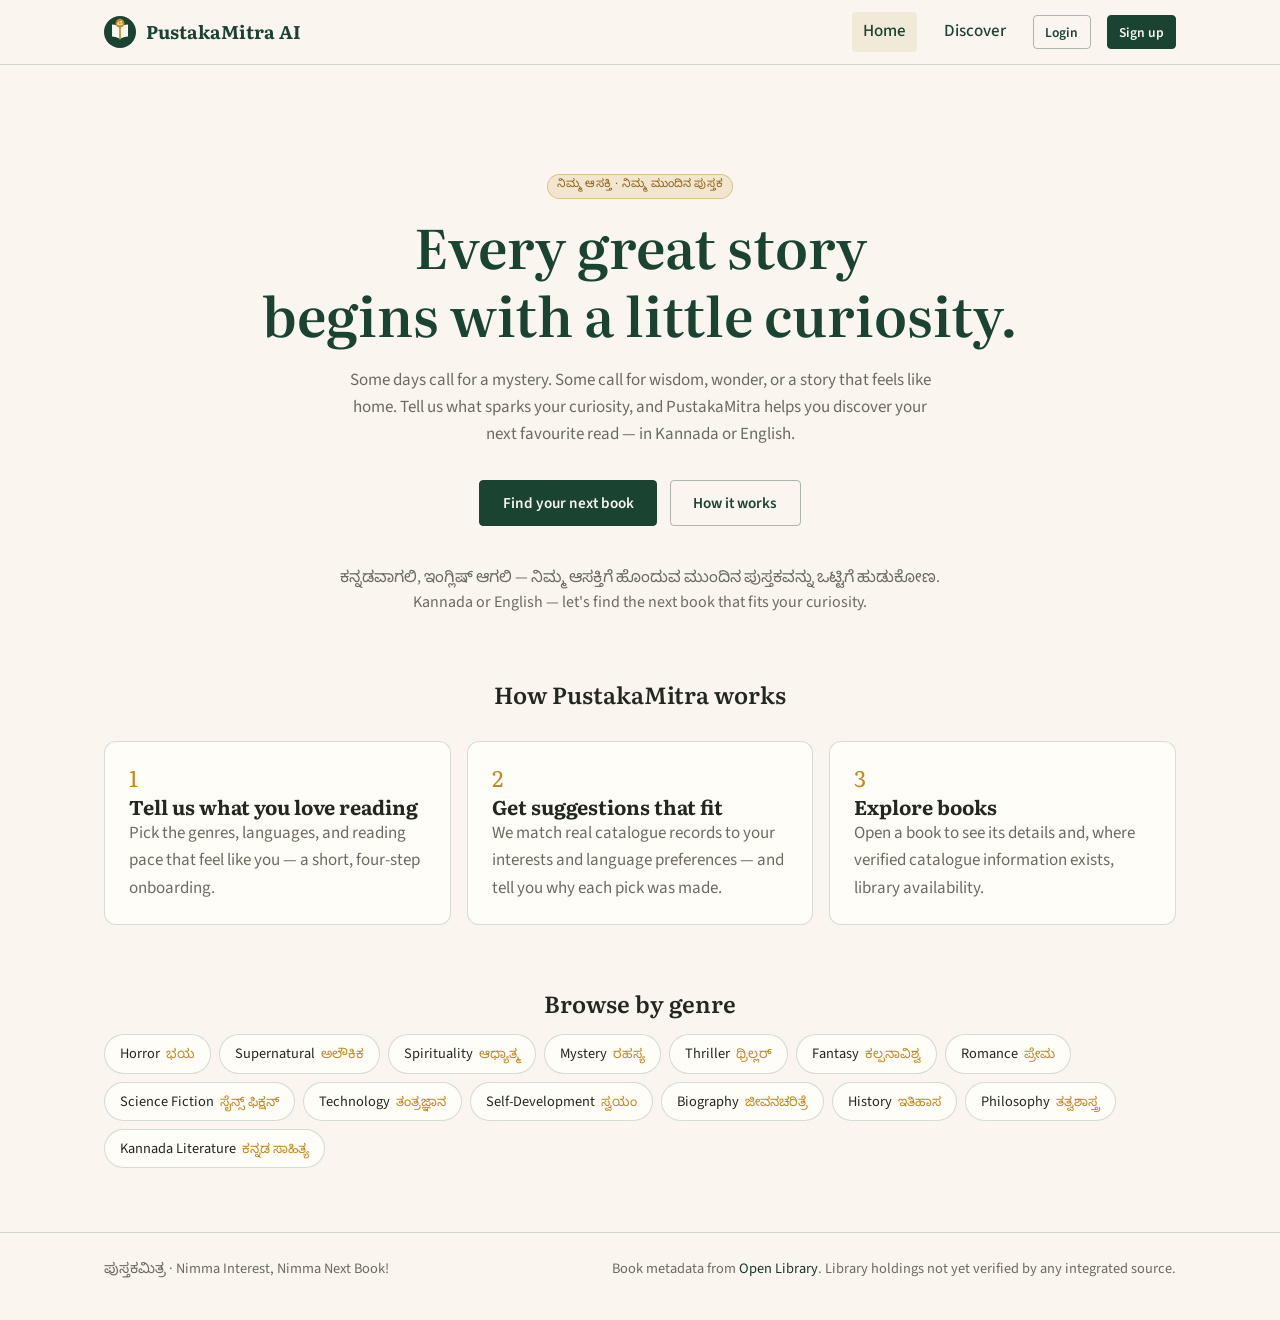
<file: index.html>
<!DOCTYPE html>
<html lang="en">
<head>
<meta charset="utf-8">
<meta name="viewport" content="width=device-width, initial-scale=1">
<title>PustakaMitra AI — Nimma Interest, Nimma Next Book!</title>
<link rel="preconnect" href="https://fonts.googleapis.com">
<link href="https://fonts.googleapis.com/css2?family=Literata:opsz,wght@7..72,400;7..72,600;7..72,700&family=Source+Sans+3:wght@400;500;600&family=Noto+Sans+Kannada:wght@400;600&display=swap" rel="stylesheet">
<link rel="icon" type="image/svg+xml" href="/favicon.svg">
<link rel="stylesheet" href="/css/pustakamitra.css">
</head>
<body>
<nav class="topnav" id="nav"></nav>
<main class="container" id="main"></main>
<div id="footer"></div>
<script type="module" src="/js/pages/landing.js"></script>
</body>
</html>
</file>
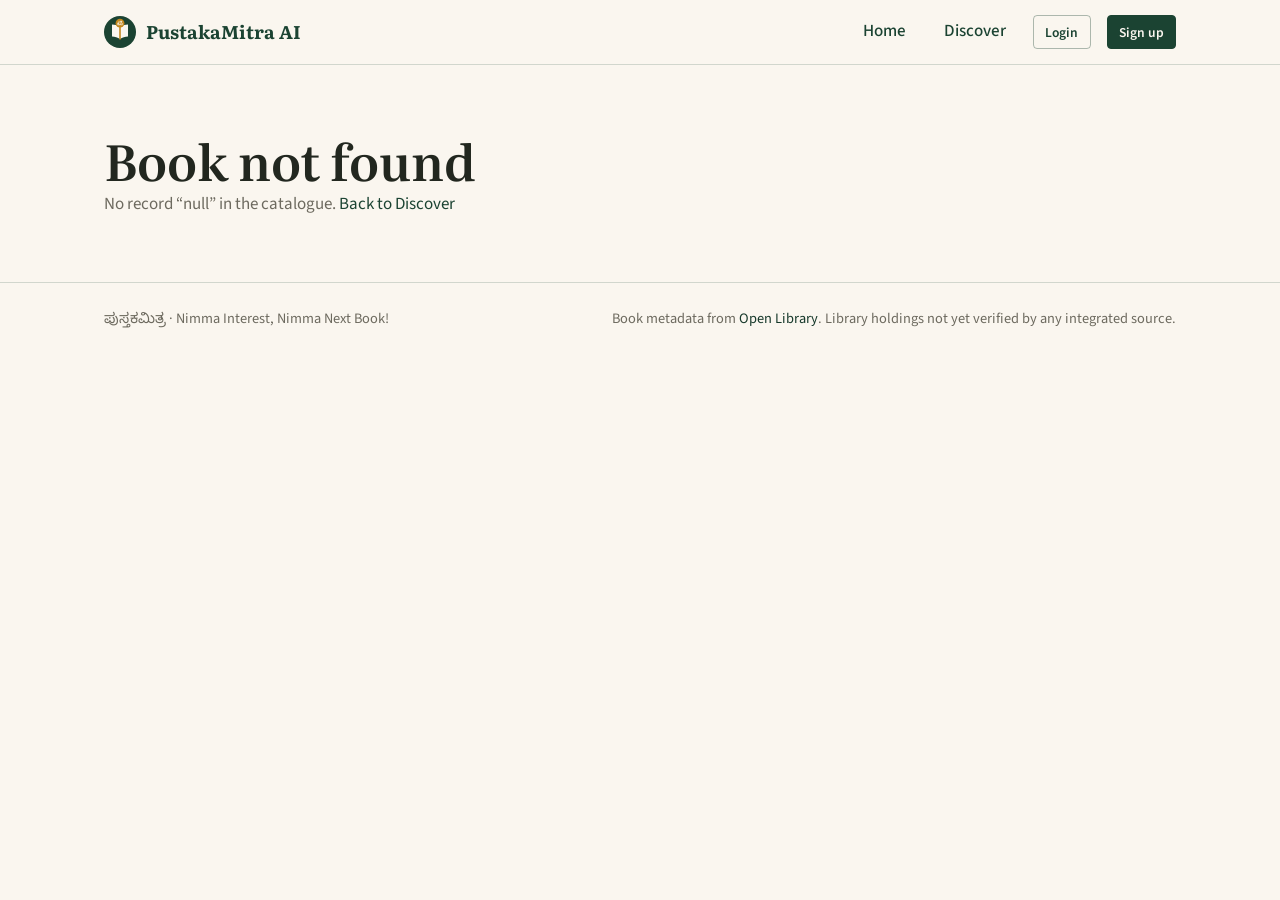
<file: pages/book.html>
<!DOCTYPE html>
<html lang="en">
<head>
<meta charset="utf-8">
<meta name="viewport" content="width=device-width, initial-scale=1">
<title>Book details · PustakaMitra AI</title>
<link rel="preconnect" href="https://fonts.googleapis.com">
<link href="https://fonts.googleapis.com/css2?family=Literata:opsz,wght@7..72,400;7..72,600;7..72,700&family=Source+Sans+3:wght@400;500;600&family=Noto+Sans+Kannada:wght@400;600&display=swap" rel="stylesheet">
<link rel="icon" type="image/svg+xml" href="/favicon.svg">
<link rel="stylesheet" href="/css/pustakamitra.css">
</head>
<body>
<nav class="topnav" id="nav"></nav>
<main class="container" id="main"></main>
<div id="footer"></div>
<script type="module" src="/js/pages/book.js"></script>
</body>
</html>
</file>
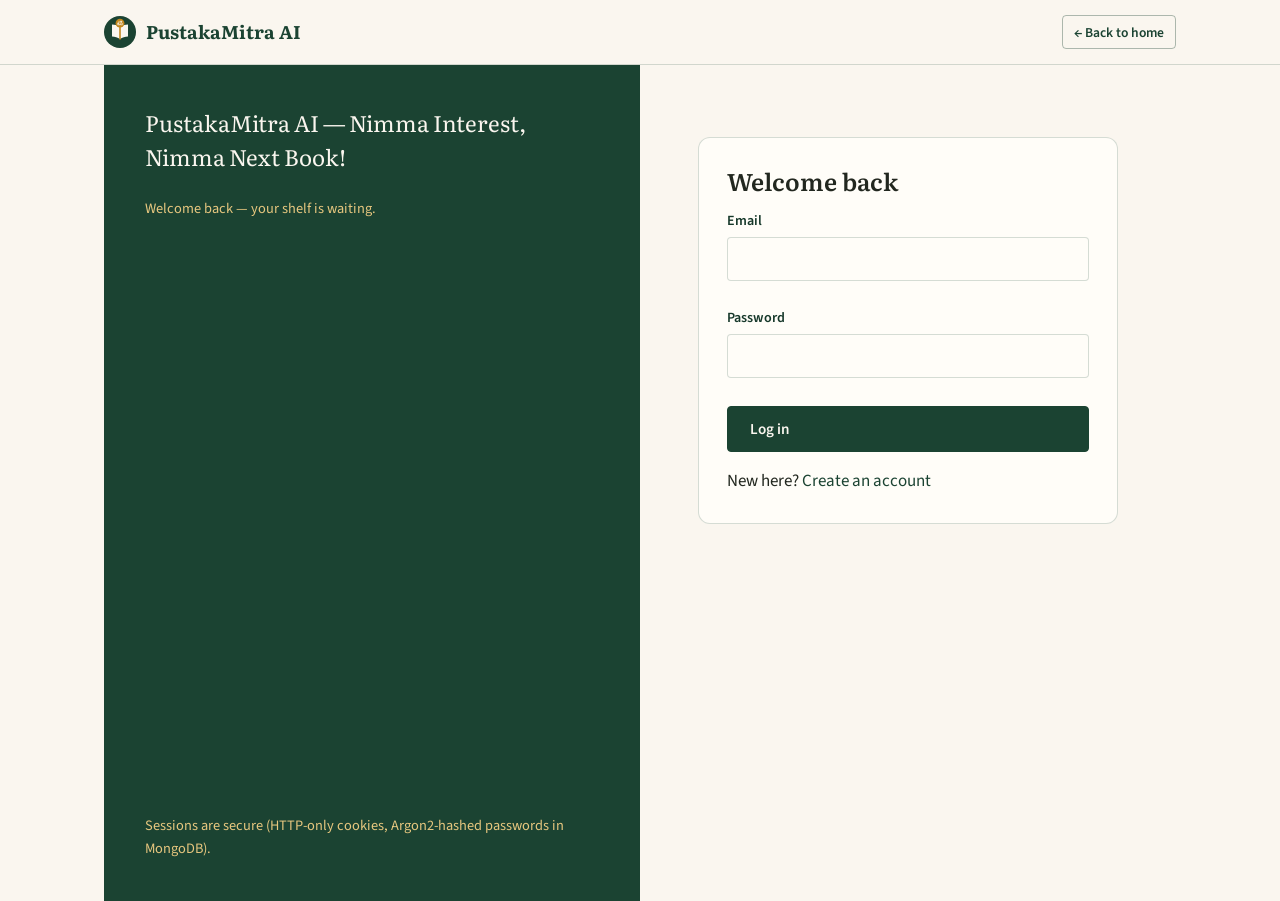
<file: pages/dashboard.html>
<!DOCTYPE html>
<html lang="en">
<head>
<meta charset="utf-8">
<meta name="viewport" content="width=device-width, initial-scale=1">
<title>Dashboard · PustakaMitra AI</title>
<link rel="preconnect" href="https://fonts.googleapis.com">
<link href="https://fonts.googleapis.com/css2?family=Literata:opsz,wght@7..72,400;7..72,600;7..72,700&family=Source+Sans+3:wght@400;500;600&family=Noto+Sans+Kannada:wght@400;600&display=swap" rel="stylesheet">
<link rel="icon" type="image/svg+xml" href="/favicon.svg">
<link rel="stylesheet" href="/css/pustakamitra.css">
</head>
<body>
<nav class="topnav" id="nav"></nav>
<main class="container" id="main"></main>
<div id="footer"></div>
<script type="module" src="/js/pages/dashboard.js"></script>
</body>
</html>
</file>
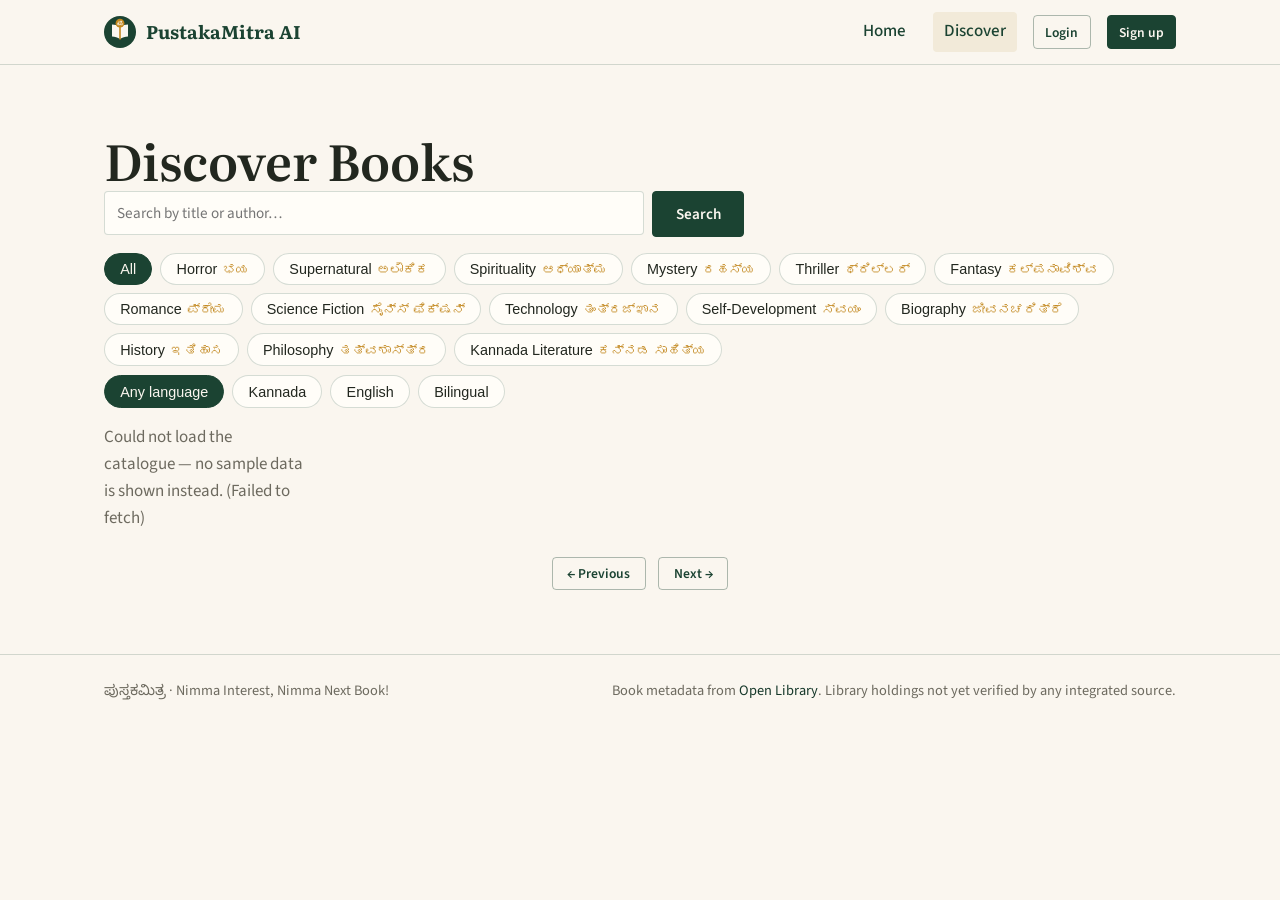
<file: pages/discover.html>
<!DOCTYPE html>
<html lang="en">
<head>
<meta charset="utf-8">
<meta name="viewport" content="width=device-width, initial-scale=1">
<title>Discover Books · PustakaMitra AI</title>
<link rel="preconnect" href="https://fonts.googleapis.com">
<link href="https://fonts.googleapis.com/css2?family=Literata:opsz,wght@7..72,400;7..72,600;7..72,700&family=Source+Sans+3:wght@400;500;600&family=Noto+Sans+Kannada:wght@400;600&display=swap" rel="stylesheet">
<link rel="icon" type="image/svg+xml" href="/favicon.svg">
<link rel="stylesheet" href="/css/pustakamitra.css">
</head>
<body>
<nav class="topnav" id="nav"></nav>
<main class="container" id="main"></main>
<div id="footer"></div>
<script type="module" src="/js/pages/discover.js"></script>
</body>
</html>
</file>
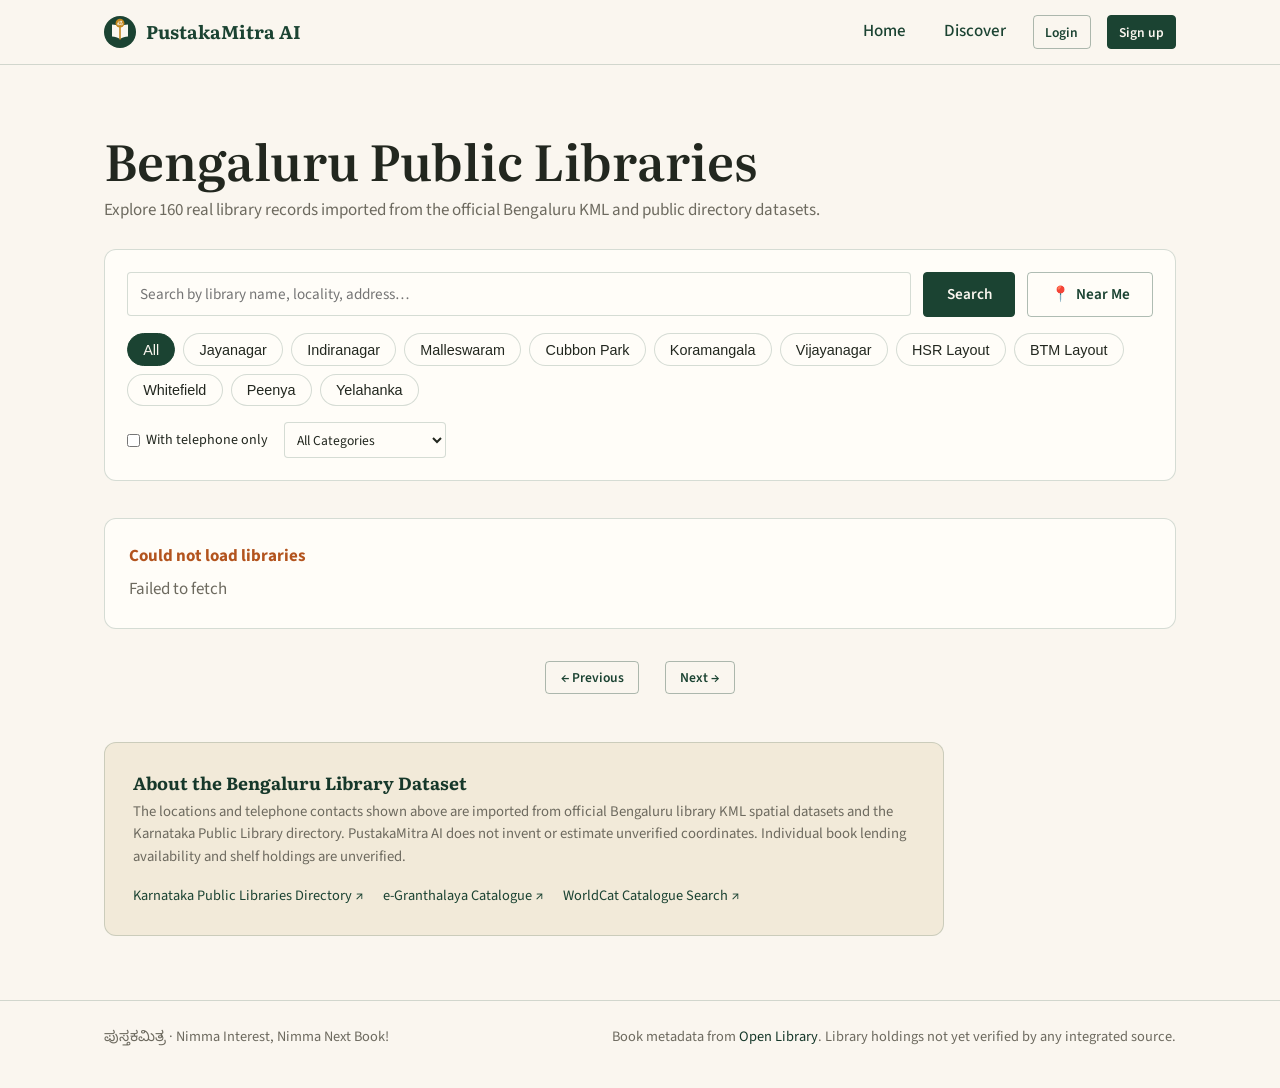
<file: pages/libraries.html>
<!DOCTYPE html>
<html lang="en">
<head>
<meta charset="utf-8">
<meta name="viewport" content="width=device-width, initial-scale=1">
<title>Bengaluru libraries · PustakaMitra AI</title>
<link rel="preconnect" href="https://fonts.googleapis.com">
<link href="https://fonts.googleapis.com/css2?family=Literata:opsz,wght@7..72,400;7..72,600;7..72,700&family=Source+Sans+3:wght@400;500;600&family=Noto+Sans+Kannada:wght@400;600&display=swap" rel="stylesheet">
<link rel="icon" type="image/svg+xml" href="/favicon.svg">
<link rel="stylesheet" href="/css/pustakamitra.css">
</head>
<body>
<nav class="topnav" id="nav"></nav>
<main class="container" id="main"></main>
<div id="footer"></div>
<script type="module" src="/js/pages/libraries.js"></script>
</body>
</html>
</file>
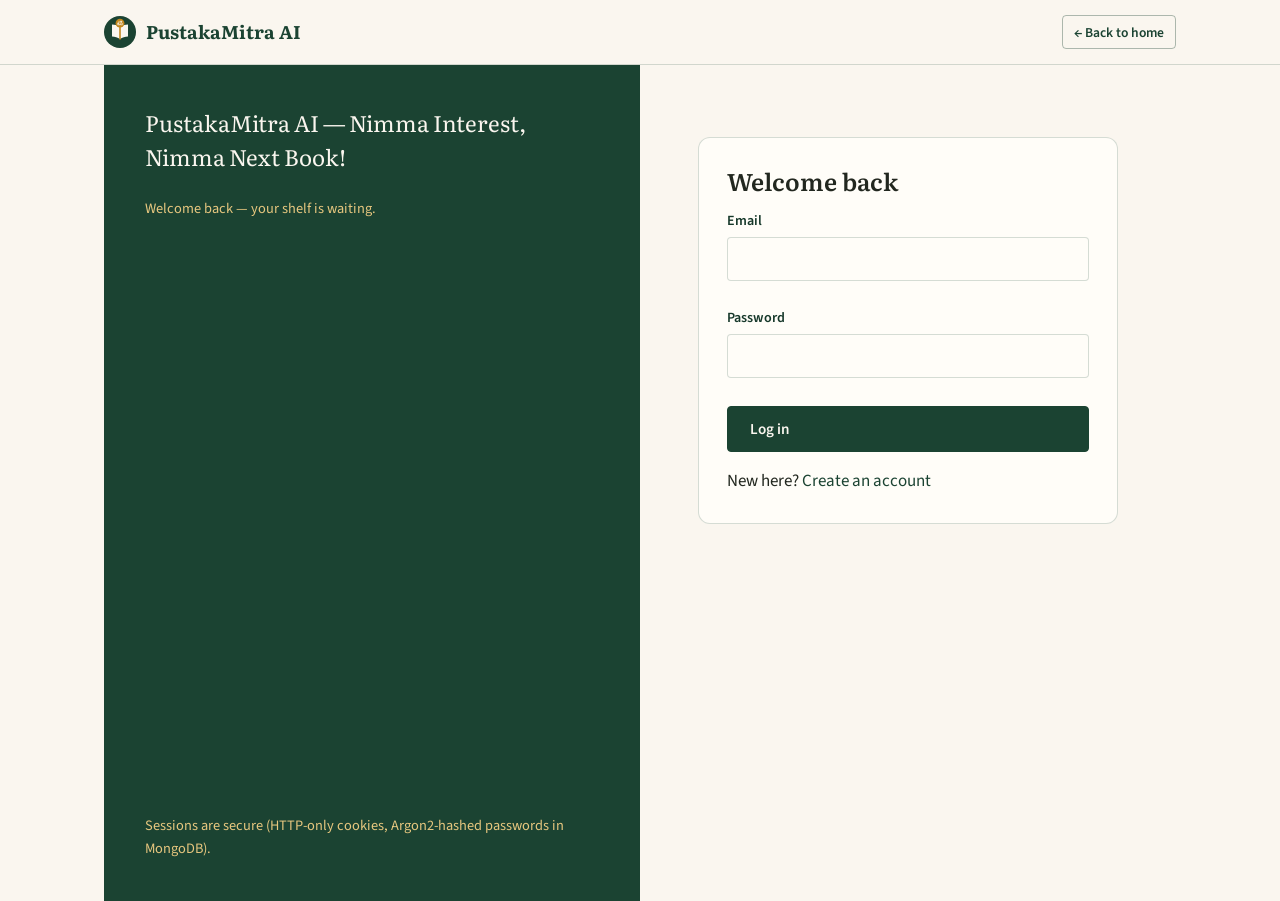
<file: pages/onboarding.html>
<!DOCTYPE html>
<html lang="en">
<head>
<meta charset="utf-8">
<meta name="viewport" content="width=device-width, initial-scale=1">
<title>Your reading profile · PustakaMitra AI</title>
<link rel="preconnect" href="https://fonts.googleapis.com">
<link href="https://fonts.googleapis.com/css2?family=Literata:opsz,wght@7..72,400;7..72,600;7..72,700&family=Source+Sans+3:wght@400;500;600&family=Noto+Sans+Kannada:wght@400;600&display=swap" rel="stylesheet">
<link rel="icon" type="image/svg+xml" href="/favicon.svg">
<link rel="stylesheet" href="/css/pustakamitra.css">
</head>
<body>
<nav class="topnav" id="nav"></nav>
<main class="container" id="main"></main>
<div id="footer"></div>
<script type="module" src="/js/pages/onboarding.js"></script>
</body>
</html>
</file>
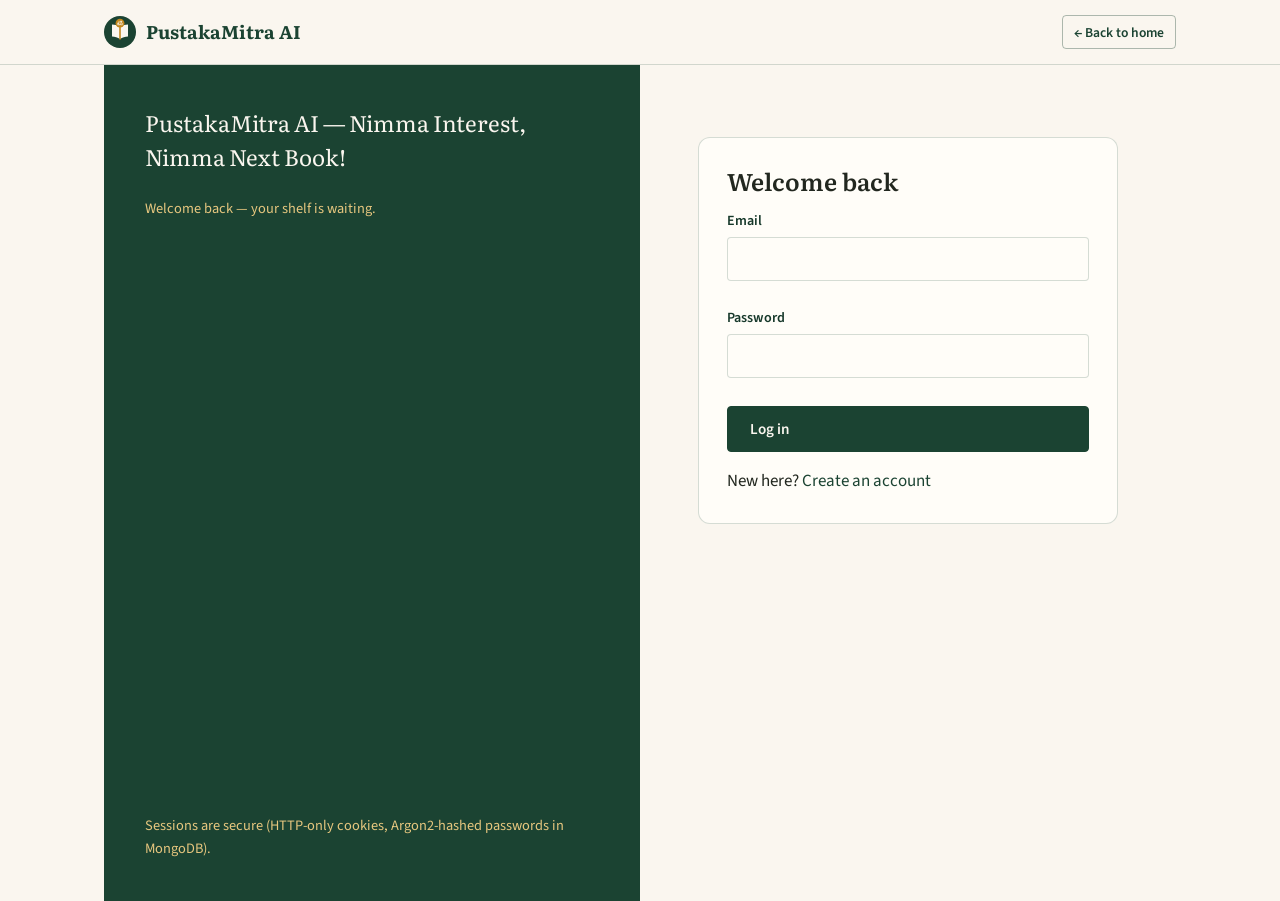
<file: pages/profile.html>
<!DOCTYPE html>
<html lang="en">
<head>
<meta charset="utf-8">
<meta name="viewport" content="width=device-width, initial-scale=1">
<title>Profile · PustakaMitra AI</title>
<link rel="preconnect" href="https://fonts.googleapis.com">
<link href="https://fonts.googleapis.com/css2?family=Literata:opsz,wght@7..72,400;7..72,600;7..72,700&family=Source+Sans+3:wght@400;500;600&family=Noto+Sans+Kannada:wght@400;600&display=swap" rel="stylesheet">
<link rel="icon" type="image/svg+xml" href="/favicon.svg">
<link rel="stylesheet" href="/css/pustakamitra.css">
</head>
<body>
<nav class="topnav" id="nav"></nav>
<main class="container" id="main"></main>
<div id="footer"></div>
<script type="module" src="/js/pages/profile.js"></script>
</body>
</html>
</file>
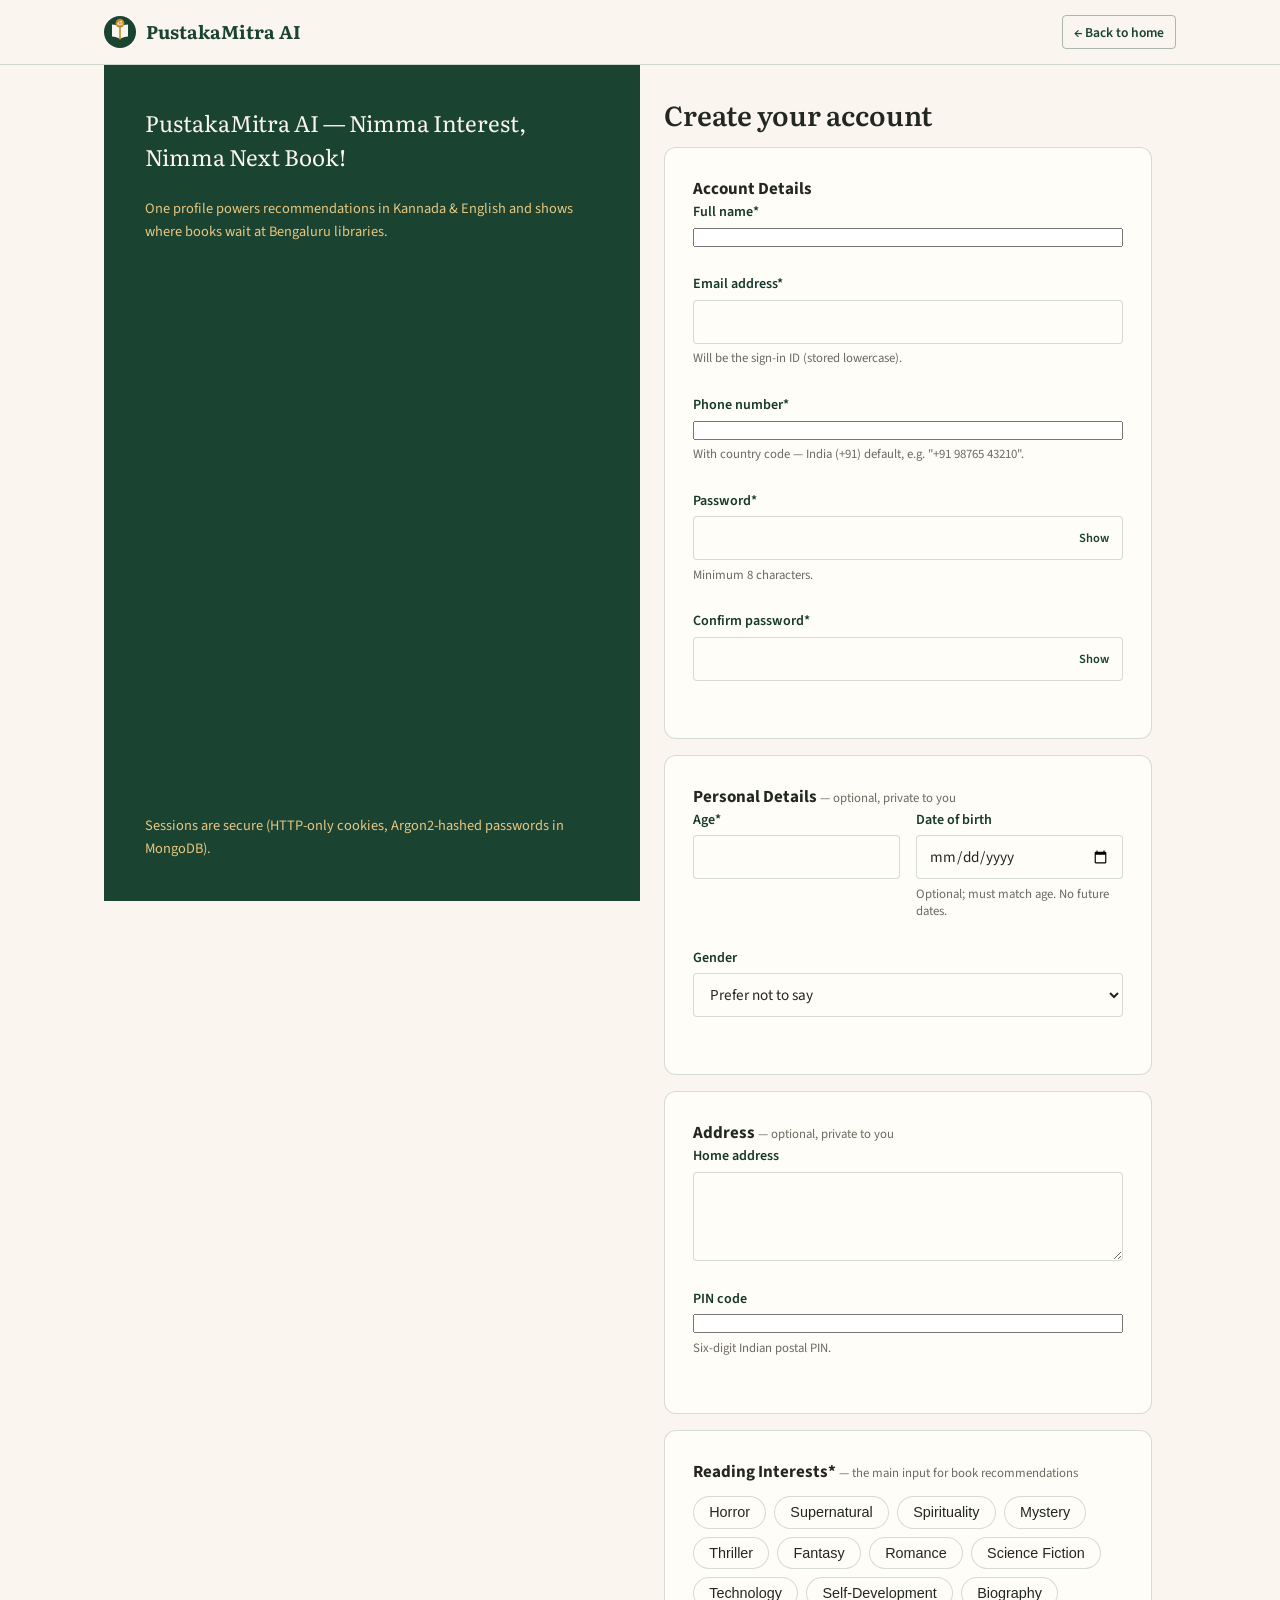
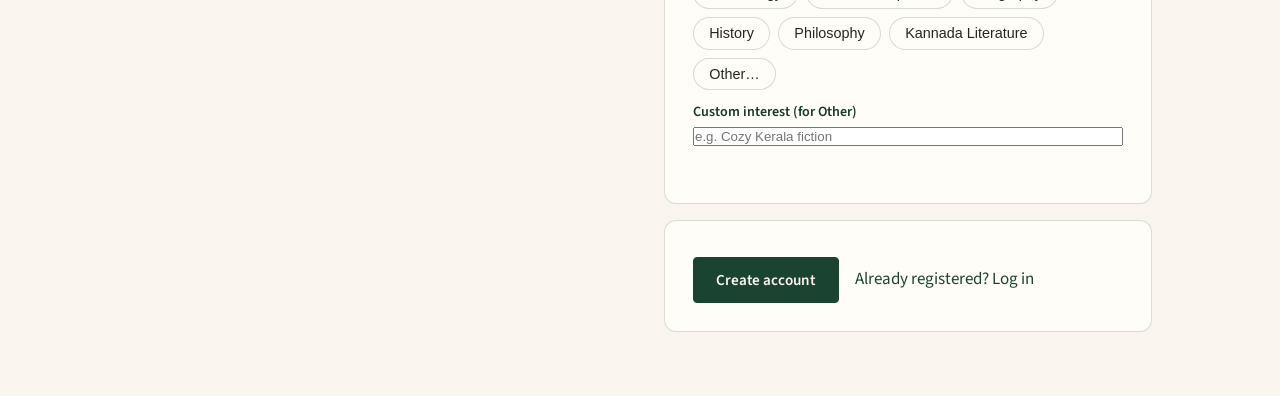
<file: pages/signup.html>
<!DOCTYPE html>
<html lang="en">
<head>
<meta charset="utf-8">
<meta name="viewport" content="width=device-width, initial-scale=1">
<title>Sign up · PustakaMitra AI</title>
<link rel="preconnect" href="https://fonts.googleapis.com">
<link href="https://fonts.googleapis.com/css2?family=Literata:opsz,wght@7..72,400;7..72,600;7..72,700&family=Source+Sans+3:wght@400;500;600&family=Noto+Sans+Kannada:wght@400;600&display=swap" rel="stylesheet">
<link rel="icon" type="image/svg+xml" href="/favicon.svg">
<link rel="stylesheet" href="/css/pustakamitra.css">
</head>
<body>
<nav class="topnav" id="nav"></nav>
<main class="container" id="main"></main>
<div id="footer"></div>
<script type="module" src="/js/pages/signup.js"></script>
</body>
</html>
</file>
<file: css/pustakamitra.css>
/* PustakaMitra AI design system — derived from Stitch design system
   (forest green #1b4332 / ivory #faf6ef / gold #c2871d, Literata + Source Sans 3,
   generous spacing, 1px borders, 4px radii). */
:root {
  --green: #1b4332; --green-700: #16382a; --green-500: #2d6a4f;
  --ivory: #faf6ef; --ivory-200: #f2ead9; --ivory-400: #e7dccb;
  --gold: #c2871d; --gold-soft: #e7c77f;
  --ink: #22271f; --mute: #6d6a5f;
  --border: 1px solid rgba(27, 67, 50, .18);
  --amber: #b3541e;
  --radius: 4px; --radius-lg: 12px;
  --shadow: 0 2px 8px rgba(27, 67, 50, .07);
  --serif: "Literata", Georgia, serif;
  --sans: "Source Sans 3", "Noto Sans Kannada", system-ui, sans-serif;
  --maxw: 1120px;
  --space-1: .5rem; --space-2: 1rem; --space-3: 1.5rem; --space-4: 2.5rem; --space-5: 4rem;
}
* { margin: 0; padding: 0; box-sizing: border-box; }
body { background: var(--ivory); color: var(--ink); font: 17px/1.6 var(--sans); -webkit-font-smoothing: antialiased; }
h1, h2, h3, .serif { font-family: var(--serif); line-height: 1.25; }
h1 { font-size: clamp(2rem, 5vw, 3.1rem); font-weight: 600; }
h2 { font-size: 1.45rem; font-weight: 600; }
a { color: var(--green); text-decoration: none; }
a:hover { text-decoration: underline; }
img { max-width: 100%; }

.container { max-width: var(--maxw); margin: 0 auto; padding-inline: var(--space-3); }
.section { margin-block: var(--space-5); }
.muted { color: var(--mute); }
.kannada { font-family: var(--sans); }

/* nav */
.topnav { border-bottom: var(--border); background: var(--ivory); position: sticky; top: 0; z-index: 20; }
.topnav .inner { display: flex; align-items: center; gap: var(--space-3); height: 64px; max-width: var(--maxw); margin: 0 auto; padding-inline: var(--space-3); }
.logo { font-family: var(--serif); font-size: 1.15rem; font-weight: 700; color: var(--green); display: flex; gap: 10px; align-items: center; }
.logo .mark { width: 32px; height: 32px; border-radius: 50%; object-fit: contain; flex: none; }
.topnav .links { margin-left: auto; display: flex; gap: var(--space-2); align-items: center; font-weight: 500; }
.topnav .links a { padding: .4rem .7rem; border-radius: var(--radius); }
.topnav .links a[aria-current="page"] { background: var(--ivory-200); color: var(--green); }

/* buttons */
.btn { display: inline-flex; align-items: center; gap: .5rem; padding: .68rem 1.4rem; border-radius: var(--radius); border: 1px solid var(--green); background: var(--green); color: var(--ivory); font: 600 .95rem var(--sans); cursor: pointer; transition: background .15s, border-color .15s, transform .05s; }
.btn:hover { background: var(--green-700); }
.btn:active { transform: translateY(1px); }
.btn.gold { border-color: var(--gold); background: var(--gold); color: #fff; }
.btn.gold:hover { background: #a8710f; }
.btn.secondary { background: transparent; color: var(--green); border-color: rgba(27,67,50,.35); }
.btn.secondary:hover { border-color: var(--green); background: rgba(27,67,50,.05); }
.btn.small { padding: .4rem .9rem; font-size: .85rem; }

/* cards & books */
.bookcard { border: var(--border); border-radius: var(--radius-lg); background: #fffdf8; overflow: hidden; display: flex; flex-direction: column; box-shadow: var(--shadow); transition: transform .15s, box-shadow .15s; }
.bookcard:hover { transform: translateY(-3px); box-shadow: 0 6px 18px rgba(27,67,50,.12); }
.bookcard .cover-wrap { aspect-ratio: 2/3; display: block; }
.bookcard .info { padding: var(--space-2); display: flex; flex-direction: column; gap: .35rem; }
.bookcard .title { font-family: var(--serif); font-weight: 600; font-size: 1.02rem; color: var(--green-700); }
.bookcard .meta { font-size: .85rem; color: var(--mute); }
.tag { display: inline-block; font-size: .72rem; letter-spacing: .04em; text-transform: uppercase; padding: .15rem .55rem; border: var(--border); border-radius: 999px; background: var(--ivory-200); color: var(--green); }
.tag.gold { background: rgba(194,135,29,.14); border-color: rgba(194,135,29,.4); color: #8f6310; }

.shelf { display: grid; grid-template-columns: repeat(auto-fill, minmax(170px, 1fr)); gap: var(--space-2); }

/* forms */
input[type="text"], input[type="email"], input[type="tel"], input[type="number"],
input[type="password"], input[type="search"], input[type="date"], select {
  width: 100%; min-height: 44px; height: 44px; padding: 0 .75rem;
  border: var(--border); border-radius: var(--radius);
  background: #fffdf8; font: 0.95rem var(--sans); color: var(--ink);
}
textarea {
  width: 100%; padding: .6rem .75rem; border: var(--border); border-radius: var(--radius);
  background: #fffdf8; font: 0.95rem/1.5 var(--sans); color: var(--ink);
}
input[type="date"] { height: 44px; min-height: 44px; }
input:focus-visible, select:focus-visible, textarea:focus-visible,
input:focus, select:focus, textarea:focus { outline: 2px solid rgba(194,135,29,.45); outline-offset: 1px; border-color: var(--green); }
.field { display: flex; flex-direction: column; gap: .4rem; margin-bottom: 22px; }  /* 20–24px between field groups */
.field label { font-weight: 600; font-size: .88rem; line-height: 1.3; color: var(--green-700); margin-bottom: 0; }
.field .hint { margin: 0; line-height: 1.35; }
.hint { font-size: .8rem; color: var(--mute); }

.searchbar { display: flex; gap: .5rem; }
.searchbar input { flex: 1; }

/* chips */
.chipbar { display: flex; flex-wrap: wrap; gap: .5rem; }
.chip {
  padding: .45rem .95rem; border: var(--border); border-radius: 999px; background: #fffdf8;
  font-size: .9rem; cursor: pointer; color: var(--ink); transition: all .15s;
}
.chip:hover { border-color: var(--green); }
.chip[aria-pressed="true"] { background: var(--green); color: var(--ivory); border-color: var(--green); }
.chip .kn { color: var(--gold); margin-left: .35rem; font-size: .82rem; }
.chip[aria-pressed="true"] .kn { color: var(--gold-soft); }

/* panels */
.panel { border: var(--border); border-radius: var(--radius-lg); background: #fffdf8; padding: 28px; }
.panel.green { background: var(--green); color: var(--ivory); border-color: var(--green); }
.panel.soft { background: var(--ivory-200); }

/* availability */
.status { font-size: .85rem; font-weight: 600; display: inline-flex; gap: .35rem; align-items: center; padding: .15rem .6rem; border-radius: 999px; border: 1px solid transparent; }
.status.available { color: #1d6b3c; background: rgba(45,106,79,.12); border-color: rgba(45,106,79,.35); }
.status.checked-out { color: var(--amber); background: rgba(179,84,30,.10); border-color: rgba(179,84,30,.35); }
.status.waitlist { color: #8a6d00; background: rgba(194,135,29,.12); border-color: rgba(194,135,29,.4); }
.mock-note { font-size: .78rem; color: var(--mute); font-style: italic; }

/* tables / library rows */
.librow { display: flex; flex-wrap: wrap; gap: var(--space-2); align-items: center; padding: var(--space-2) 0; border-bottom: var(--border); }
.librow:last-child { border-bottom: none; }
.librow .branch { font-family: var(--serif); font-weight: 600; color: var(--green-700); min-width: 240px; }

/* footer */
footer { border-top: var(--border); margin-top: var(--space-5); padding: var(--space-3) 0 var(--space-4); }
footer .inner { display: flex; flex-wrap: wrap; gap: var(--space-3); justify-content: space-between; font-size: .9rem; color: var(--mute); }
footer a { color: var(--green-700); }

/* auth / onboarding split */
.split { display: grid; grid-template-columns: 1fr 1fr; min-height: calc(100vh - 64px); }
.split .left { background: var(--green); color: var(--ivory); padding: var(--space-4); display: flex; flex-direction: column; justify-content: center; gap: var(--space-3); }
.split .left blockquote { font-family: var(--serif); font-size: 1.4rem; line-height: 1.5; }
.split .left .by { color: var(--gold-soft); font-size: .9rem; }
.split .right { display: grid; place-items: center; padding: var(--space-4); }
.authcard { width: 100%; max-width: 640px; margin: 0 auto; }
/* registration card: centered, 640px max */
.split .right > form { width: 100%; max-width: 640px; margin: 0 auto; }
.pw-wrap { position: relative; display: block; }
.pw-wrap input { padding-right: 70px; }
.pw-toggle {
  position: absolute; right: 6px; top: 50%; transform: translateY(-50%);
  border: none; background: none; cursor: pointer; font: 600 .78rem var(--sans);
  color: var(--green); padding: .25rem .5rem; border-radius: var(--radius);
}
.pw-toggle:hover { background: var(--ivory-200); }

/* two-column row: desktop only */
@media (min-width: 641px) {
  .row-2 { display: grid; grid-template-columns: 1fr 1fr; gap: 1rem; }
}
@media (max-width: 850px) {
  .split .right { padding: 1.25rem 16px; }
}
.steps { display: flex; gap: .4rem; margin-bottom: var(--space-3); }
.steps .dot { height: 6px; flex: 1; border-radius: 999px; background: var(--ivory-400); }
.steps .dot.done { background: var(--gold); }
.steps .dot.active { background: var(--green); }

@media (max-width: 850px) {
  .split { grid-template-columns: 1fr; }
  .split .left { height: auto !important; position: static !important; min-height: 0; padding: 20px; margin-bottom: 16px; }
}
@media (max-width: 640px) {
  .panel { padding: 20px; }
  .container { padding-inline: 16px; }
  .split { grid-template-columns: 1fr; }
  .split .left { min-height: 200px; padding: 20px; }
  .topnav .links a:not(.btn) { display: none; }
  h1 { font-size: 2rem; }
}

/* -------- Landing hero (restrained, literary; no gradients/decoration) -------- */
.hero { padding-block: var(--space-4) 0; }
.hero-eyebrow { font-family: "Noto Sans Kannada", var(--sans); letter-spacing: .02em; transition: opacity .3s ease; }
.hero-title { font-size: clamp(2rem, 5.2vw, 3.4rem); font-weight: 600; color: var(--green);
  max-width: 760px; margin: .8rem auto 0; }
.hero-ctas { opacity: .999; }
.hero-ctas .btn { transition: background .15s, border-color .15s, transform .05s, box-shadow .2s ease; }
.hero-ctas .btn:hover { box-shadow: var(--shadow); }
.how-grid .how-step { padding: 1.4rem 1.5rem; opacity: 0; transform: translateY(8px);
  transition: opacity .45s ease, transform .45s ease; }
.how-grid .how-step.in-view { opacity: 1; transform: none; }
.how-num { font-size: 1.4rem; margin-bottom: .2rem; }
#how, .how-step h3 { scroll-margin-top: 84px; }

@media (prefers-reduced-motion: reduce) {
  .hero-ctas .btn { transition: none; }
  .how-grid .how-step { opacity: 1; transform: none; transition: none; }
}
@media (max-width: 640px) {
  .hero { padding-block: var(--space-2) 0; }
  .hero-title { font-size: clamp(1.7rem, 7vw, 2.4rem); }
}
@media (max-width: 640px) {
  .logo .mark { width: 28px; height: 28px; }
  .logo .mark { flex: none; }
}

/* ------------------------- Reading companion widget ------------------------- */
.chat-fab { position: fixed; right: 18px; bottom: 18px; z-index: 60; width: 52px; height: 52px;
  border-radius: 50%; background: var(--green); border: 2px solid var(--gold);
  display: grid; place-items: center; cursor: pointer; box-shadow: var(--shadow);
  transition: transform .12s ease; }
.chat-fab:hover { transform: translateY(-2px); }
.chat-panel { position: fixed; right: 18px; bottom: 80px; z-index: 60; width: min(380px, calc(100vw - 2rem));
  height: min(560px, calc(100dvh - 110px)); display: flex; flex-direction: column;
  background: var(--ivory); border: var(--border); border-radius: var(--radius-lg);
  box-shadow: 0 10px 30px rgba(27,67,50,.18); overflow: hidden; }
.chat-panel[hidden] { display: none; }
.chat-panel > header { flex: none; display: flex; align-items: center; gap: 10px; padding: .7rem .9rem;
  background: var(--ivory-200); border-bottom: var(--border); }
.chat-panel > header b { font-family: var(--serif); color: var(--green); display: block; line-height: 1.2; }
.chat-panel > header small { color: var(--mute); }
.chat-panel > header button { margin-left: auto; background: none; border: none; font-size: 1rem;
  color: var(--green); cursor: pointer; padding: .3rem; }
.chat-panel > header button:focus-visible, .chat-fab:focus-visible, .chat-chip:focus-visible,
.chatform input:focus-visible { outline: 2px solid var(--gold); outline-offset: 2px; }
/* scroll region needs min-height:0 inside a fixed-height flex column, or long
   conversations push the chips/form out of the panel (the overlap bug) */
.chatlog { flex: 1 1 auto; min-height: 0; overflow-y: auto; overscroll-behavior: contain;
  padding: .9rem; display: flex; flex-direction: column; gap: .6rem; }
.chatmsg { max-width: 88%; padding: .55rem .8rem; border-radius: 12px; font-size: .92rem; }
.chatmsg.bot { background: var(--ivory-200); color: var(--ink); align-self: flex-start; }
.chatmsg.user { background: var(--green); color: var(--ivory); align-self: flex-end; }
.chatmsg.system { background: none; color: var(--mute); font-size: .78rem; align-self: center; text-align: center; }
.chatmsg p { margin: 0; overflow-wrap: anywhere; }
.chaterr { align-self: center; text-align: center; font-size: .8rem; color: #b3541e;
  display: flex; gap: .4rem; align-items: center; flex-wrap: wrap; justify-content: center; }
.chaterr p { margin: 0; }
.chatbook, .chatbookline { display: flex; gap: .6rem; align-items: center; background: #fff;
  border: var(--border); border-radius: 10px; padding: .5rem .7rem; align-self: flex-start; max-width: 95%; }
.chatbook img { width: 44px; height: 60px; object-fit: cover; border-radius: 3px; flex: none; }
.chatbook b { font-family: var(--serif); color: var(--green); display: block; font-size: .95rem; }
.chatbook small { display: block; color: var(--mute); }
.chatbook .chatreason { color: var(--green-700); }
.chatchips { flex: none; display: flex; flex-wrap: wrap; gap: .35rem; padding: 0 .9rem .5rem;
  border-top: 1px dashed var(--gold); padding-top: .5rem; }
.chat-chip { font-size: .78rem; padding: .3rem .6rem; }
.chatform { flex: none; display: flex; gap: .5rem; padding: .7rem .9rem; border-top: var(--border); }
.chatform input { flex: 1; padding: .55rem .8rem; border: var(--border); border-radius: var(--radius);
  background: #fff; color: var(--ink); font: .95rem var(--sans); min-width: 0; }
.chatform .btn { flex: none; }
@media (max-width: 640px) {
  .chat-panel { right: 10px; bottom: 74px; width: calc(100vw - 20px);
    height: calc(100dvh - 90px); }
  .chat-fab { right: 12px; bottom: 12px; width: 48px; height: 48px; }
  .chat-chip { font-size: .74rem; }
}
@media (prefers-reduced-motion: reduce) { .chat-fab { transition: none; } }
</file>
